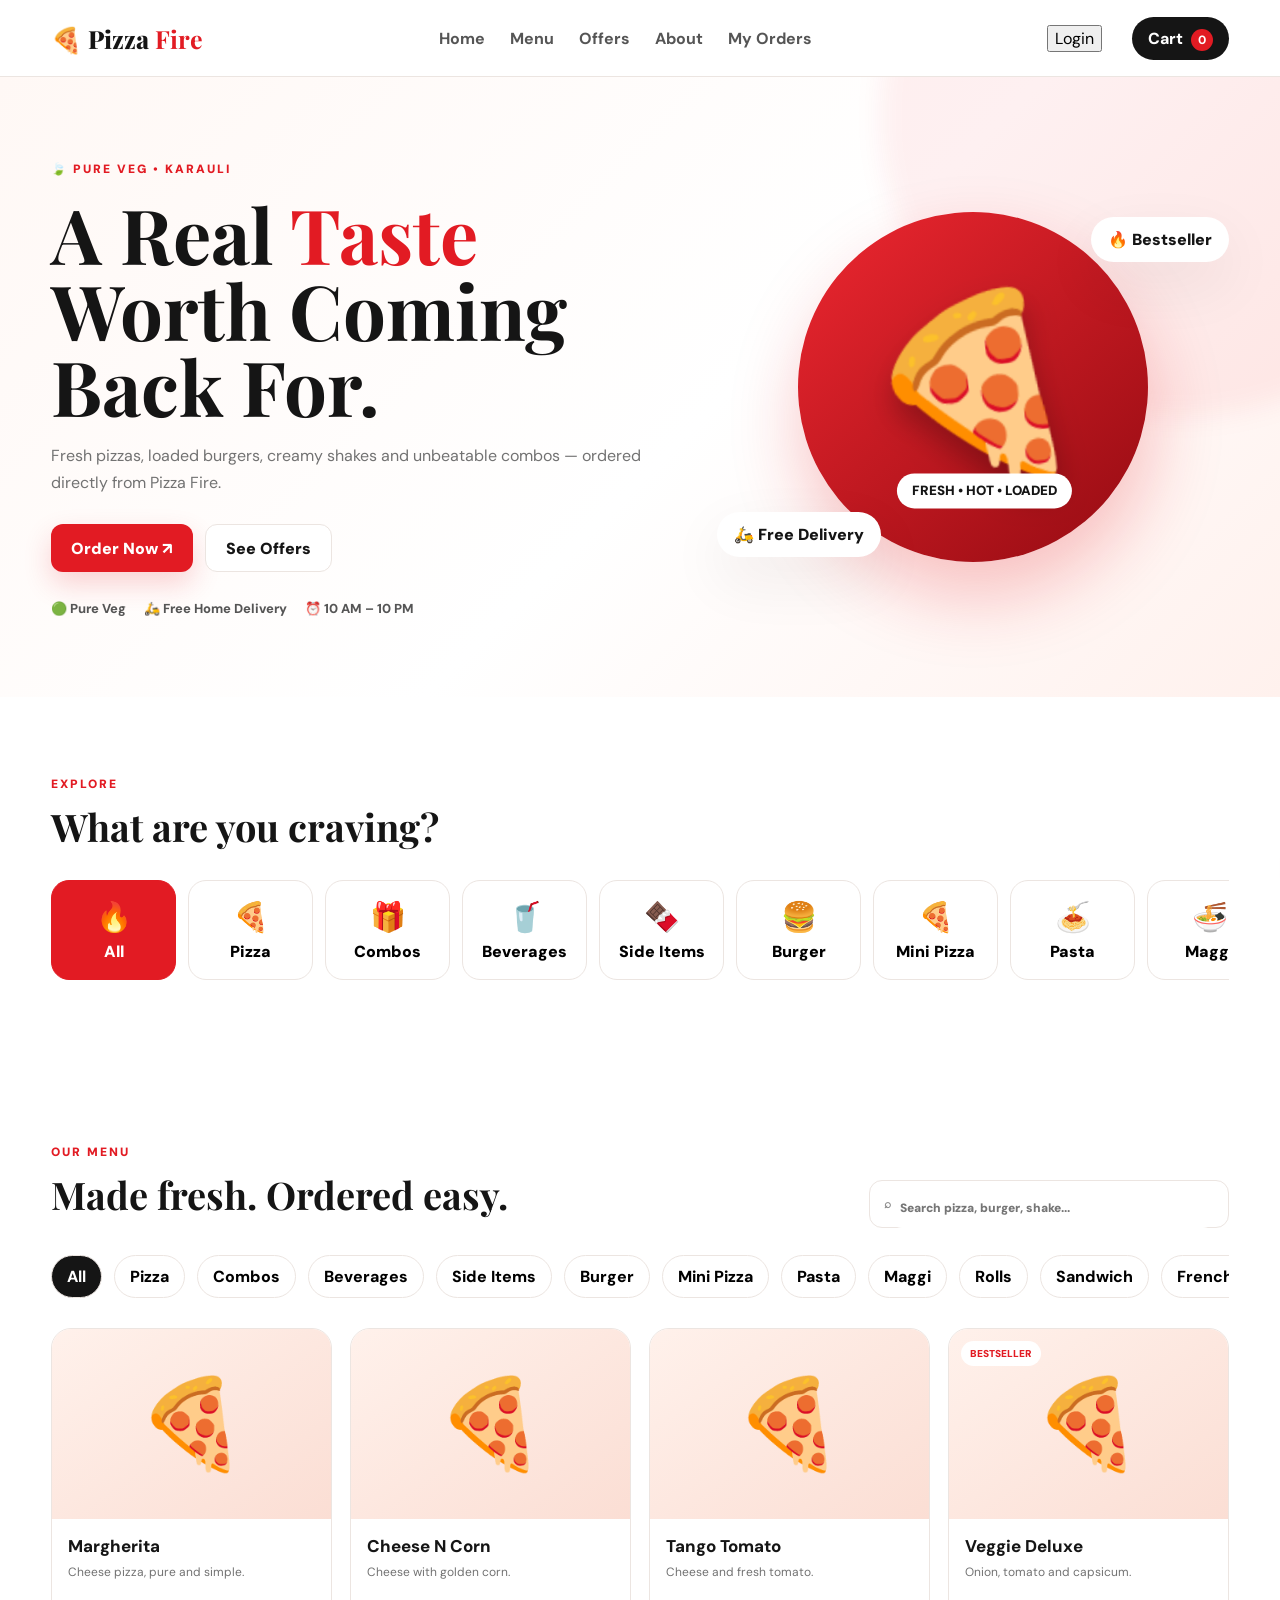
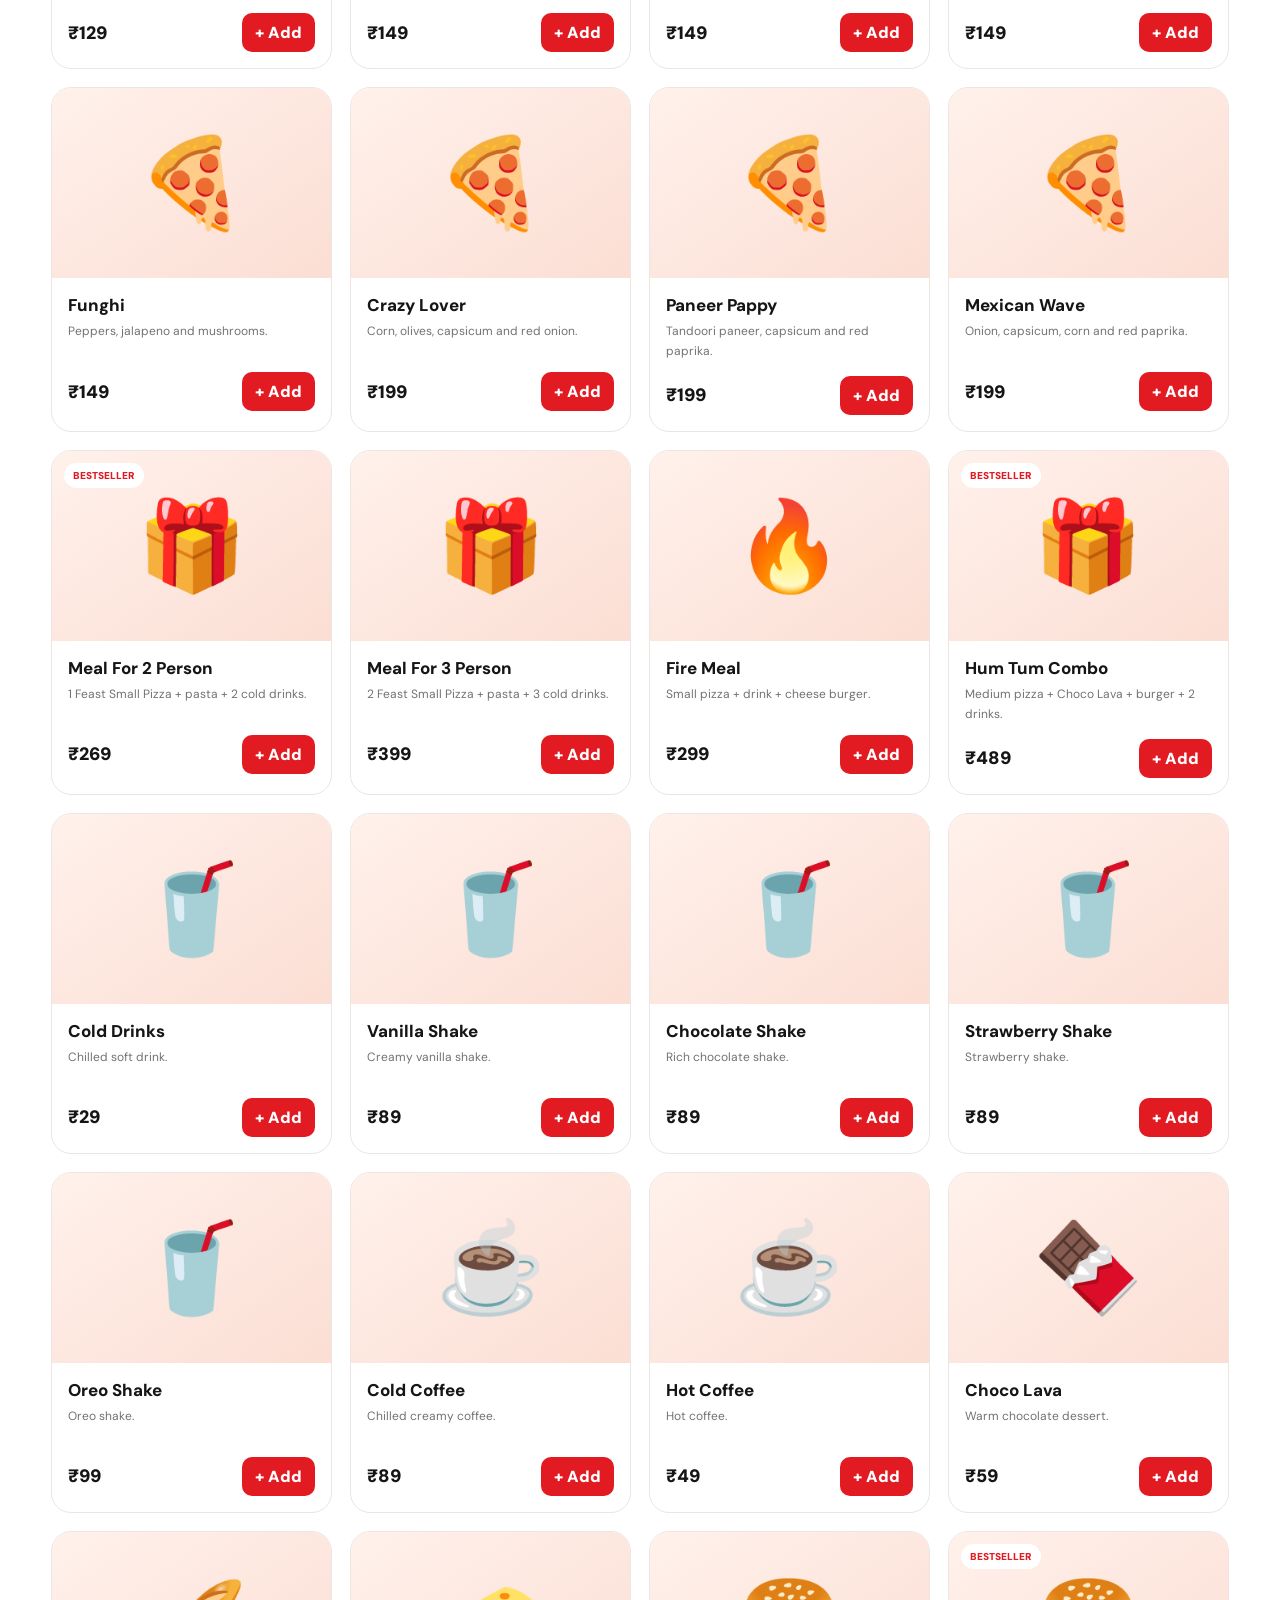
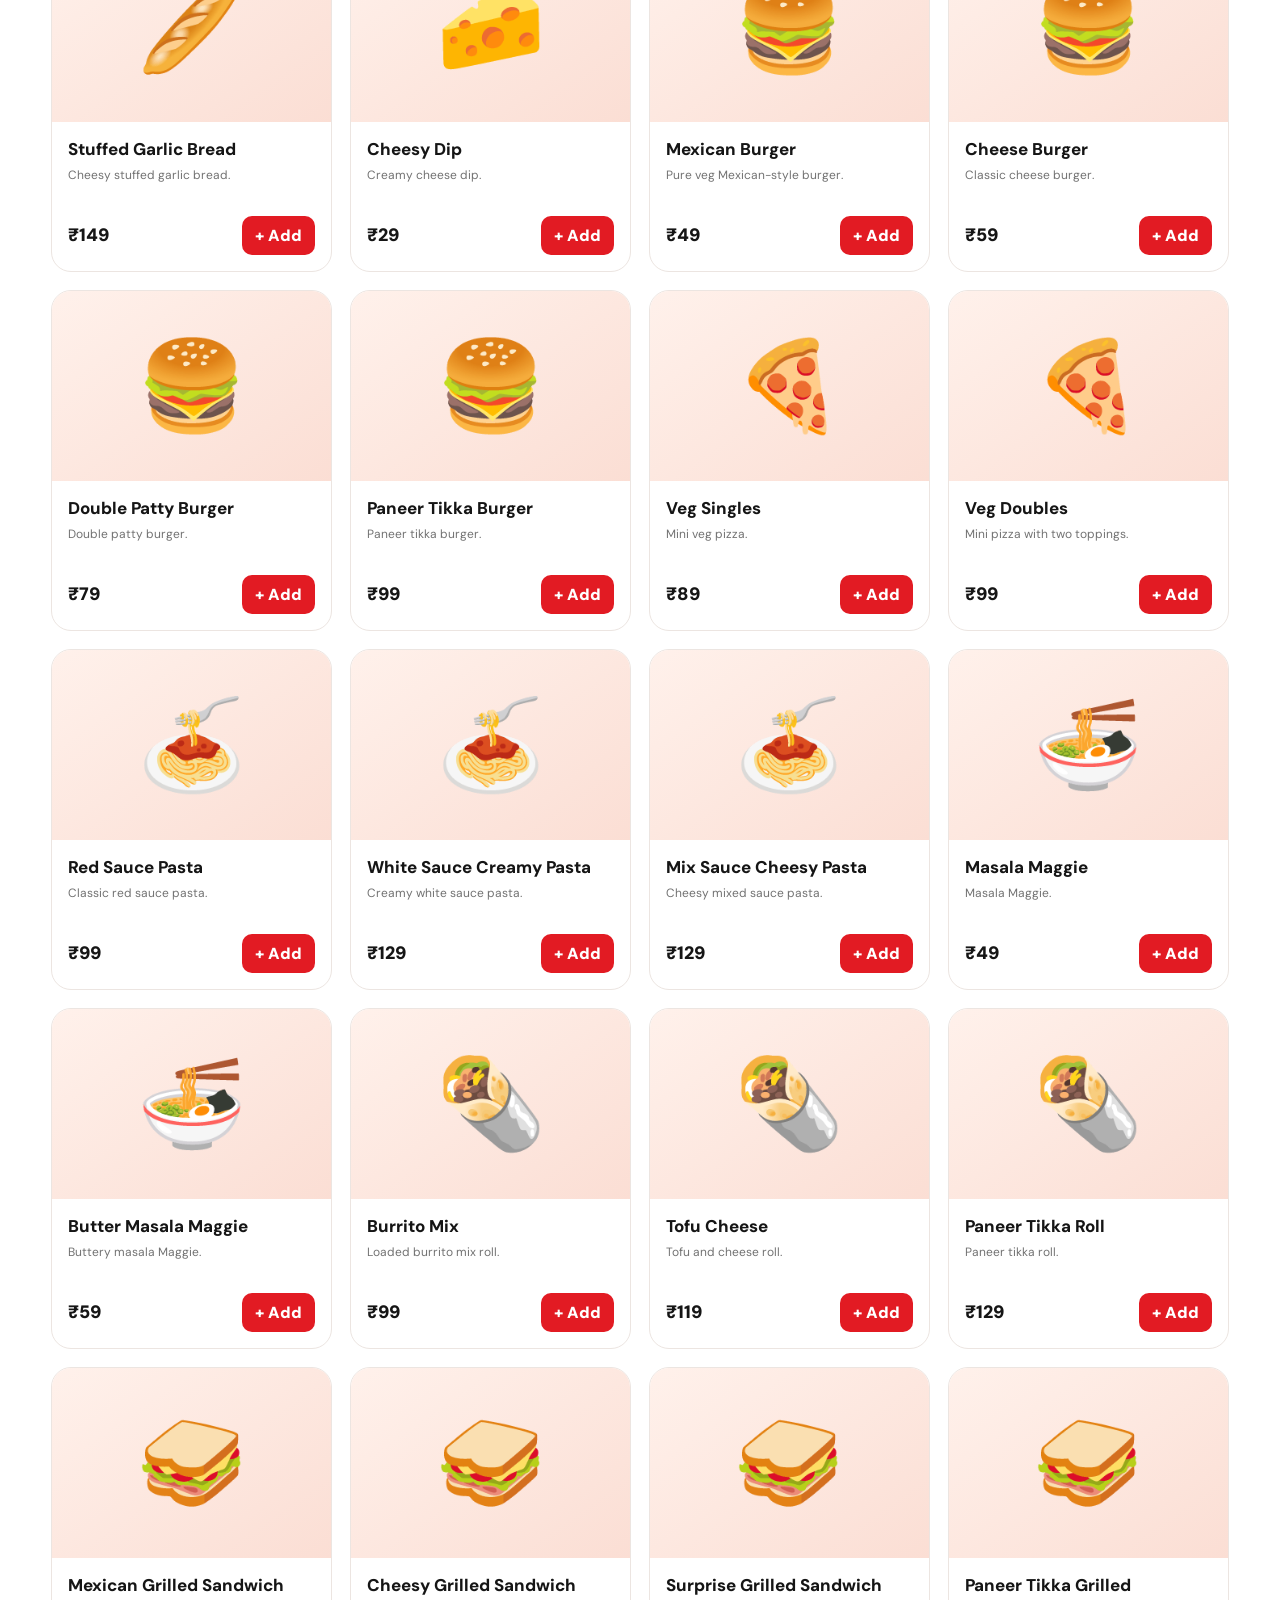
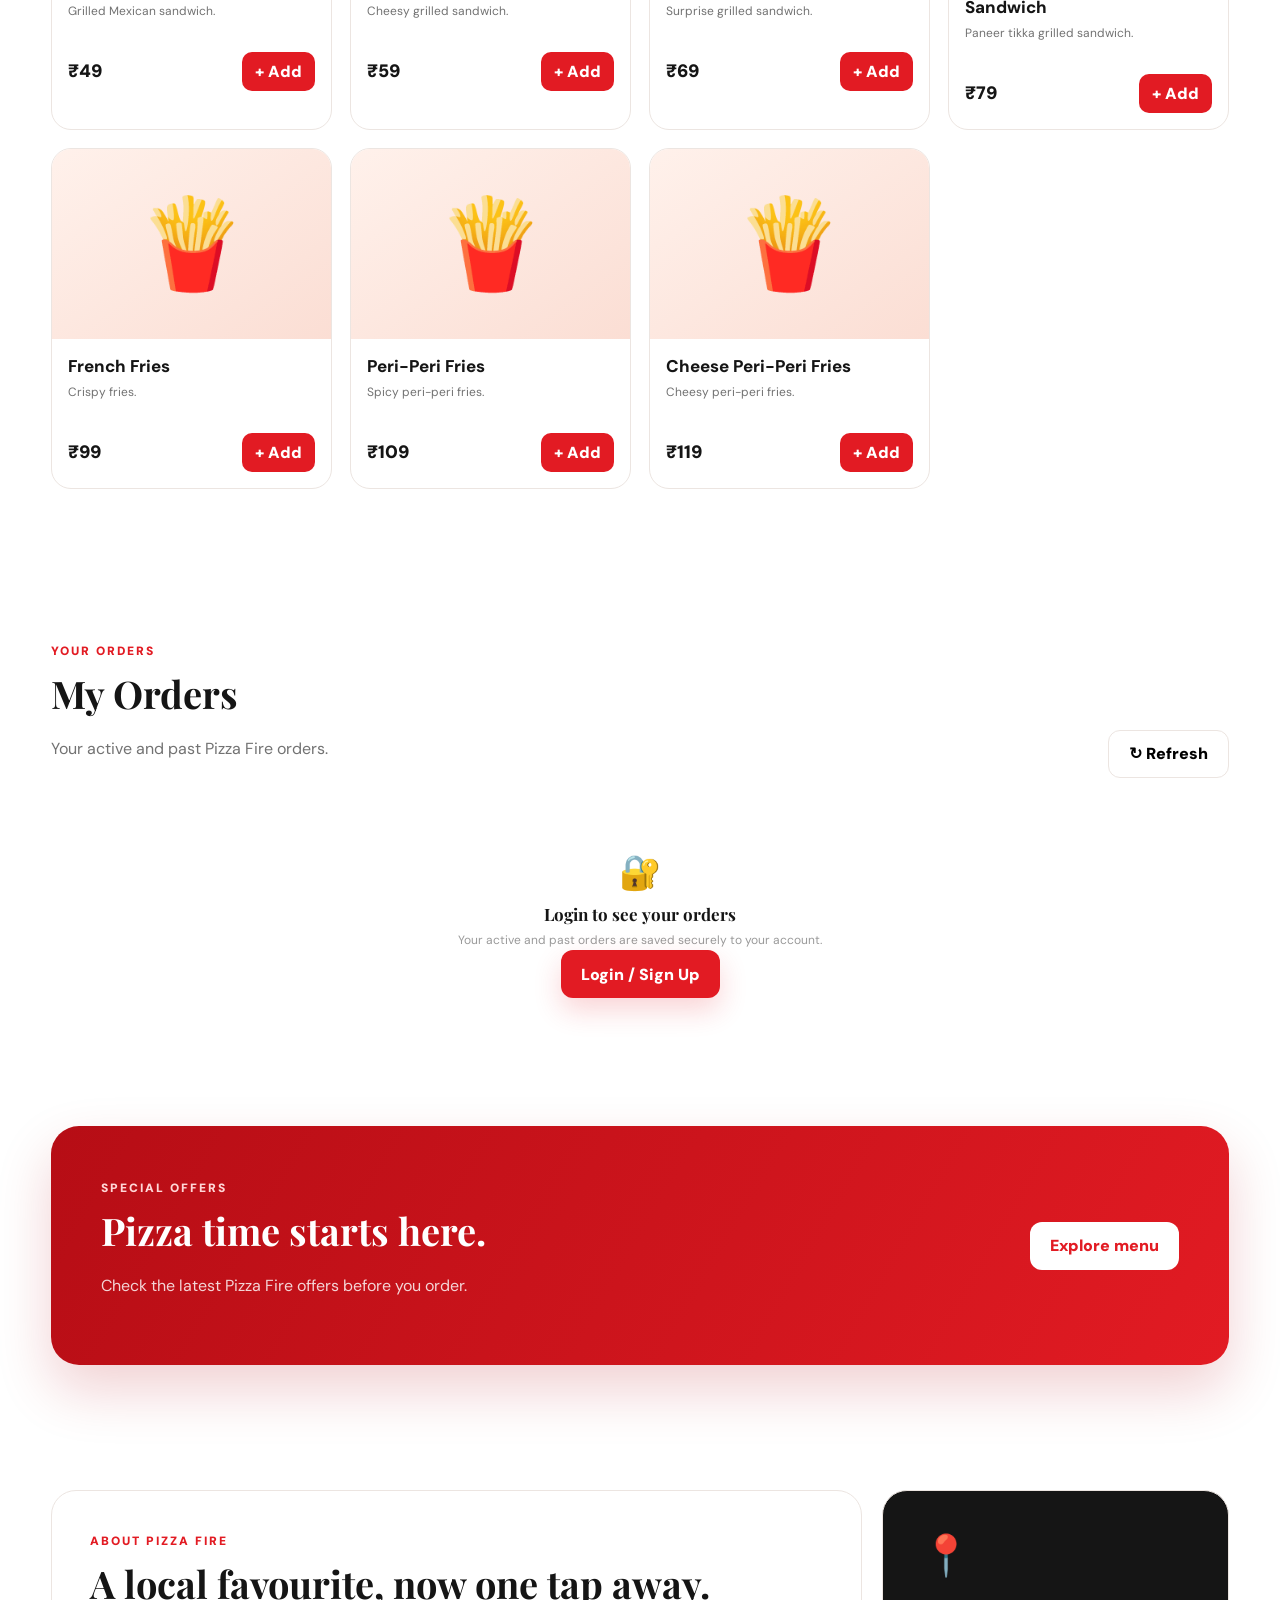
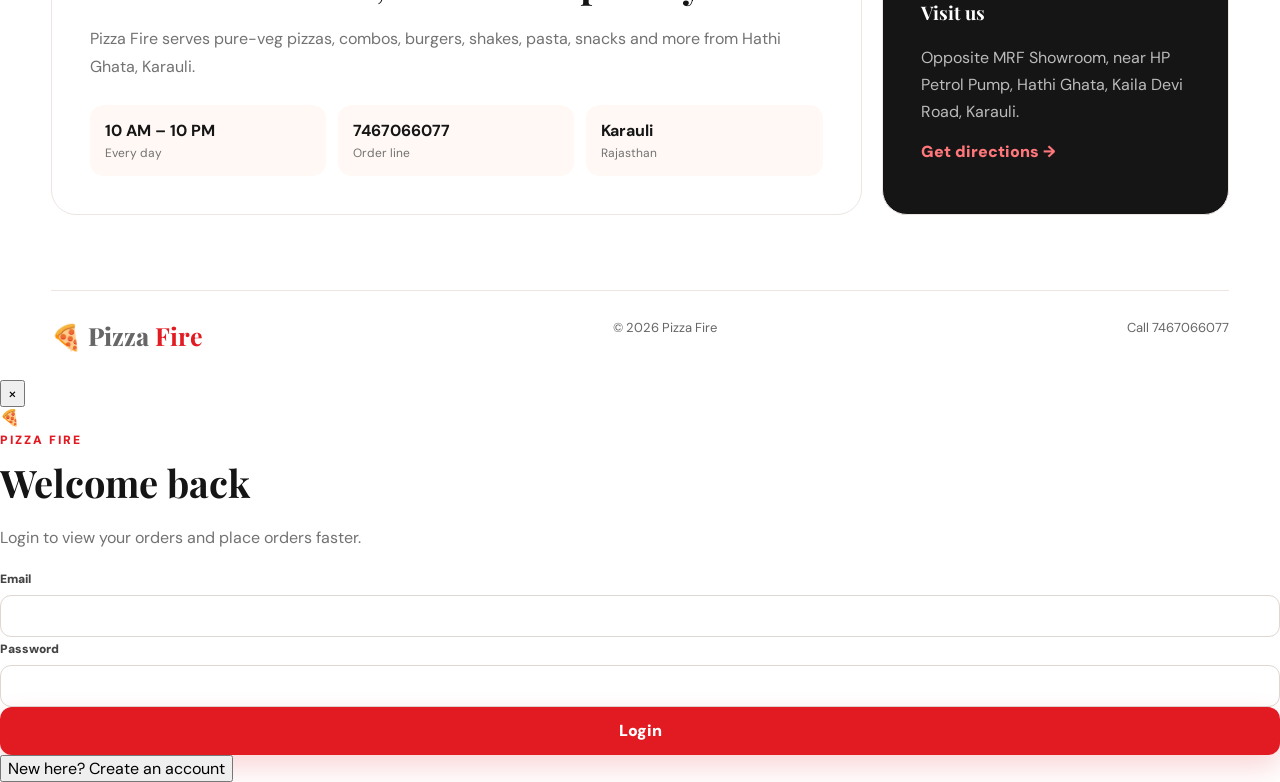
<file: frontend/index.html>
<!doctype html>
<html lang="en">
<head>
<meta charset="utf-8"><meta name="viewport" content="width=device-width,initial-scale=1">
<meta name="description" content="Pizza Fire Karauli — fresh pure veg pizzas, burgers, combos, shakes and more.">
<title>Pizza Fire — A Real Taste</title>
<link rel="preconnect" href="https://fonts.googleapis.com"><link rel="preconnect" href="https://fonts.gstatic.com" crossorigin>
<link href="https://fonts.googleapis.com/css2?family=DM+Sans:wght@400;500;600;700;800&family=Playfair+Display:wght@600;700;800&display=swap" rel="stylesheet">
<link rel="stylesheet" href="style.css">
</head>
<body>
<div id="toast" class="toast"></div>
<header class="topbar"><div class="container nav">
<a class="brand" href="#home"><span>🍕</span> Pizza <b>Fire</b></a>
<nav><a href="#home">Home</a><a href="#menu">Menu</a><a href="#offers">Offers</a><a href="#about">About</a><a href="#my-orders">My Orders</a></nav><button class="account-btn" id="accountBtn">Login</button>
<button class="cart-btn" id="openCart">Cart <span id="cartCount">0</span></button><button class="menu-toggle" id="menuToggle">☰</button>
</div></header>

<main>
<section class="hero" id="home"><div class="hero-orb"></div><div class="container hero-grid">
<div><span class="eyebrow">🍃 PURE VEG • KARAULI</span>
<h1>A Real <span>Taste</span><br>Worth Coming Back For.</h1>
<p>Fresh pizzas, loaded burgers, creamy shakes and unbeatable combos — ordered directly from Pizza Fire.</p>
<div class="hero-actions"><a class="btn primary" href="#menu">Order Now ↗</a><a class="btn ghost" href="#offers">See Offers</a></div>
<div class="trust"><span>🟢 Pure Veg</span><span>🛵 Free Home Delivery</span><span>⏰ 10 AM – 10 PM</span></div></div>
<div class="hero-visual"><div class="pizza-orb"><span>🍕</span><small>FRESH • HOT • LOADED</small></div><div class="float one">🔥 Bestseller</div><div class="float two">🛵 Free Delivery</div></div>
</div></section>

<section class="container section categories"><div class="section-title"><span class="eyebrow">EXPLORE</span><h2>What are you craving?</h2></div><div class="cat-row" id="categoryRow"></div></section>

<section class="container section" id="menu">
<div class="section-head"><div><span class="eyebrow">OUR MENU</span><h2>Made fresh. Ordered easy.</h2></div>
<label class="search">⌕<input id="search" placeholder="Search pizza, burger, shake..."></label></div>
<div class="tabs" id="categoryTabs"></div><div class="grid" id="productGrid"></div>
</section>

<section class="container section my-orders" id="my-orders">
<div class="section-head"><div><span class="eyebrow">YOUR ORDERS</span><h2>My Orders</h2><p class="muted">Your active and past Pizza Fire orders.</p></div><button class="btn ghost" id="refreshMyOrders" type="button">↻ Refresh</button></div>
<div id="myOrdersList" class="my-orders-list"><div class="my-orders-empty"><div>🍕</div><h3>Your orders will appear here</h3><p>Place an order and it will automatically show up here.</p><a class="btn primary" href="#menu">Order Now</a></div></div>
</section>

<section class="container offer" id="offers"><div><span class="eyebrow">SPECIAL OFFERS</span><h2>Pizza time starts here.</h2><p>Check the latest Pizza Fire offers before you order.</p></div><a class="btn light" href="#menu">Explore menu</a></section>

<section class="container section about" id="about">
<div class="about-card"><span class="eyebrow">ABOUT PIZZA FIRE</span><h2>A local favourite, now one tap away.</h2>
<p>Pizza Fire serves pure-veg pizzas, combos, burgers, shakes, pasta, snacks and more from Hathi Ghata, Karauli.</p>
<div class="info"><div><b>10 AM – 10 PM</b><span>Every day</span></div><div><b>7467066077</b><span>Order line</span></div><div><b>Karauli</b><span>Rajasthan</span></div></div></div>
<div class="map-card"><div class="map-pin">📍</div><h3>Visit us</h3><p>Opposite MRF Showroom, near HP Petrol Pump, Hathi Ghata, Kaila Devi Road, Karauli.</p>
<a target="_blank" rel="noopener" href="https://www.google.com/maps/search/?api=1&query=Pizza%20Fire%20Hathi%20Ghata%20Karauli" class="text-link">Get directions →</a></div>
</section>


</main>

<footer><div class="container footer"><span class="brand">🍕 Pizza <b>Fire</b></span><span>© <span id="year"></span> Pizza Fire</span><a href="tel:7467066077">Call 7467066077</a></div></footer>

<div class="backdrop" id="cartBackdrop"></div><aside class="drawer" id="cartDrawer">
<div class="drawer-head"><div><span class="eyebrow">YOUR ORDER</span><h3>Cart</h3></div><button class="close" id="closeCart">×</button></div>
<div id="cartItems" class="cart-items"></div><div class="summary"><div><span>Subtotal</span><b id="subtotal">₹0</b></div><div><span>Delivery</span><b>FREE</b></div><div class="grand"><span>Total</span><b id="total">₹0</b></div><button class="btn primary full" id="checkoutBtn">Proceed to Checkout →</button></div>
</aside>

<div class="modal-bg" id="itemModal"><div class="modal item-modal"><button class="close modal-x" data-close="itemModal">×</button><div id="itemBody"></div></div></div>
<div class="modal-bg" id="checkoutModal"><div class="modal checkout"><button class="close modal-x" data-close="checkoutModal">×</button>
<span class="eyebrow">CHECKOUT</span><h2>Almost there.</h2><p class="muted">Enter your details. Your order will also be prepared for WhatsApp.</p>
<form id="checkoutForm"><div class="form-grid">
<label>Name*<input name="name" required maxlength="80"></label><label>Mobile*<input name="phone" required pattern="[0-9]{10}" inputmode="numeric" maxlength="10"></label>
<label>House / Shop No.<input name="house" maxlength="80"></label><label>Area*<input name="area" required maxlength="100"></label><label>Landmark<input name="landmark" maxlength="100"></label>
</div>
<div class="choice-grid"><label class="choice"><input type="radio" name="fulfilment" value="delivery" checked> 🛵 Home Delivery</label><label class="choice"><input type="radio" name="fulfilment" value="pickup"> 🏪 Pickup</label></div>
<div class="choice-grid"><label class="choice"><input type="radio" name="payment" value="cod" checked> 💵 Cash on Delivery</label><label class="choice"><input type="radio" name="payment" value="upi"> 📲 UPI</label></div>
<div id="upiNotice" class="notice hidden">UPI selected. Replace <b>UPI_ID_HERE</b> in <code>app.js</code> with the cafe's real business UPI ID before production.</div>
<label>Order note<textarea name="note" maxlength="250" placeholder="Optional: less spicy, landmark, etc."></textarea></label>
<button class="btn primary full" type="submit">Place Order ↗</button></form></div></div>

<div class="modal-bg" id="successModal"><div class="modal success"><div class="success-icon">✓</div><span class="eyebrow">ORDER CREATED</span><h2>You're all set! 🎉</h2><p id="successText"></p><div id="successSummary" class="success-box"></div><a id="trackThisOrder" class="btn primary full hidden" href="#my-orders">Track This Order →</a><a id="waLink" class="btn secondary full" target="_blank" rel="noopener">Send order on WhatsApp ↗</a><button class="btn ghost full" data-close="successModal">Done</button></div></div>

<div class="pf-auth-bg" id="pfAuthModal"><div class="pf-auth-card"><button class="pf-auth-close" id="pfAuthClose">×</button><div class="pf-auth-brand">🍕</div><span class="eyebrow">PIZZA FIRE</span><h2 id="pfAuthTitle">Welcome back</h2><p id="pfAuthSubtitle">Login to view your orders and place orders faster.</p><form id="pfAuthForm"><div id="pfRegisterFields" class="hidden"><label>Full Name<input id="pfAuthName" maxlength="80" autocomplete="name"></label><label>Mobile Number<input id="pfAuthPhone" inputmode="numeric" maxlength="10" autocomplete="tel"></label></div><label>Email<input id="pfAuthEmail" type="email" required autocomplete="email"></label><label>Password<input id="pfAuthPassword" type="password" required minlength="6" autocomplete="current-password"></label><button class="btn primary full" type="submit" id="pfAuthSubmit">Login</button></form><button class="pf-auth-switch" id="pfAuthSwitch" type="button">New here? Create an account</button><div id="pfAuthMessage" class="pf-auth-message"></div></div></div>
<script src="app.js"></script>

</body></html>
</file>
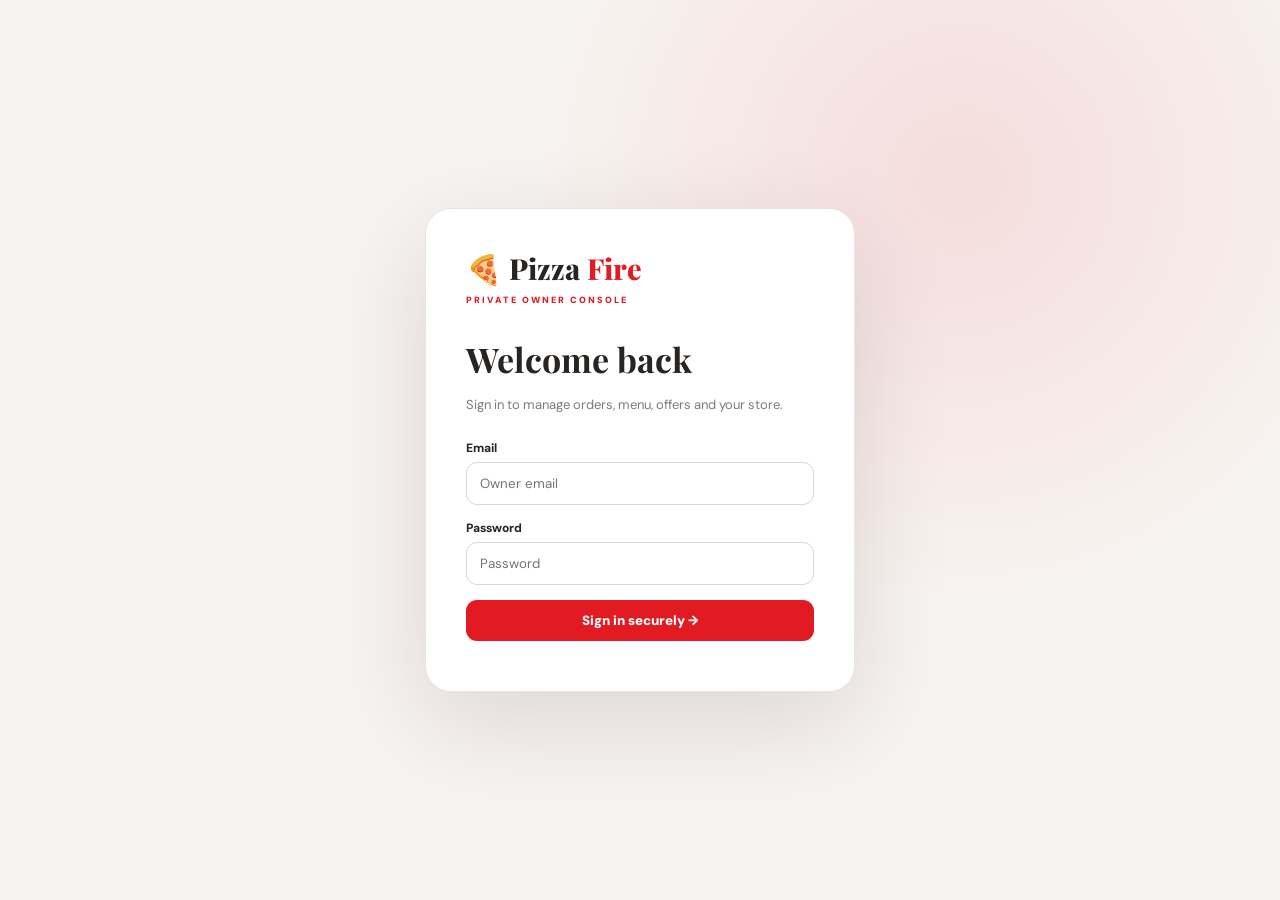
<file: frontend/admin.html>
<!DOCTYPE html>
<html lang="en">
<head>
    <meta charset="UTF-8">
    <meta name="viewport" content="width=device-width, initial-scale=1.0">

    <title>Pizza Fire — Owner Dashboard</title>

    <link rel="preconnect" href="https://fonts.googleapis.com">
    <link rel="preconnect" href="https://fonts.gstatic.com" crossorigin>

    <link
        href="https://fonts.googleapis.com/css2?family=DM+Sans:wght@400;500;600;700;800&family=Playfair+Display:wght@700;800&display=swap"
        rel="stylesheet"
    >

    <link rel="stylesheet" href="admin.css">
</head>

<body>

<!-- =====================================================
     LOGIN
===================================================== -->

<div id="loginScreen" class="login-screen">

    <div class="login-card">

        <div class="login-logo">
            🍕 Pizza <span>Fire</span>
        </div>

        <p class="login-label">
            PRIVATE OWNER CONSOLE
        </p>

        <h1>Welcome back</h1>

        <p class="login-description">
            Sign in to manage orders, menu, offers and your store.
        </p>

        <form id="loginForm">

            <div class="input-group">
                <label>Email</label>

                <input
                    id="email"
                    type="email"
                    placeholder="Owner email"
                    autocomplete="username"
                    required
                >
            </div>

            <div class="input-group">
                <label>Password</label>

                <input
                    id="password"
                    type="password"
                    placeholder="Password"
                    autocomplete="current-password"
                    required
                >
            </div>

            <button class="btn primary full" type="submit">
                Sign in securely →
            </button>

            <div id="loginError" class="error"></div>

        </form>

    </div>

</div>


<!-- =====================================================
     APPLICATION
===================================================== -->

<div id="application" class="application hidden">

    <!-- SIDEBAR -->

    <aside class="sidebar">

        <div class="brand">

            <div class="brand-main">
                🍕 Pizza <span>Fire</span>
            </div>

            <small>OWNER CONSOLE</small>

        </div>


        <div class="owner-card">

            <div class="owner-avatar">
                PF
            </div>

            <div>
                <strong>Pizza Fire</strong>
                <span>Administrator</span>
            </div>

        </div>


        <nav class="navigation">

            <button
                class="nav-item active"
                data-page="dashboard"
            >
                <span>⌂</span>
                Dashboard
            </button>

            <button
                class="nav-item"
                data-page="orders"
            >
                <span>▣</span>
                Orders
                <b id="newOrderBadge">0</b>
            </button>

            <button
                class="nav-item"
                data-page="menu"
            >
                <span>🍕</span>
                Menu
            </button>

            <button
                class="nav-item"
                data-page="offers"
            >
                <span>🎁</span>
                Offers
            </button>

            <button
                class="nav-item"
                data-page="customers"
            >
                <span>♙</span>
                Customers
            </button>

            <button
                class="nav-item"
                data-page="analytics"
            >
                <span>↗</span>
                Analytics
            </button>

            <button
                class="nav-item"
                data-page="settings"
            >
                <span>⚙</span>
                Settings
            </button>

        </nav>


        <div class="sidebar-bottom">

            <div class="store-status">
                <i></i>

                <div>
                    <span>Store status</span>
                    <strong>OPEN</strong>
                </div>
            </div>

            <button id="logoutButton" class="logout-button">
                ↪ Logout
            </button>

        </div>

    </aside>


    <!-- MAIN -->

    <main class="main">

        <header class="topbar">

            <div>

                <div class="breadcrumb">
                    PIZZA FIRE
                    /
                    <span id="breadcrumbPage">
                        DASHBOARD
                    </span>
                </div>

                <h2 id="pageTitle">
                    Dashboard
                </h2>

            </div>


            <div class="topbar-actions">

                <button
                    id="refreshButton"
                    class="icon-button"
                    title="Refresh"
                >
                    ↻
                </button>

                <a
                    class="view-store"
                    href="http://127.0.0.1:5500"
                    target="_blank"
                >
                    ↗ View Store
                </a>

            </div>

        </header>


        <!-- PAGE CONTENT -->

        <section id="pageContent"></section>

    </main>

</div>


<!-- =====================================================
     ITEM DRAWER
===================================================== -->

<div id="itemDrawerOverlay" class="drawer-overlay">

    <aside class="drawer">

        <div class="drawer-header">

            <div>

                <small>MENU MANAGEMENT</small>

                <h2 id="drawerTitle">
                    Add item
                </h2>

            </div>

            <button
                class="close-button"
                id="closeItemDrawer"
            >
                ×
            </button>

        </div>


        <form id="itemForm">

            <input
                id="itemId"
                type="hidden"
            >


            <div class="input-group">

                <label>Item name *</label>

                <input
                    id="itemName"
                    type="text"
                    placeholder="e.g. Paneer Tikka Pizza"
                    required
                >

            </div>


            <div class="two-column">

                <div class="input-group">

                    <label>Category *</label>

                    <select id="itemCategory">

                        <option>Pizza</option>
                        <option>Mini Pizza</option>
                        <option>Combos</option>
                        <option>Beverages</option>
                        <option>Side Items</option>
                        <option>Burger</option>
                        <option>Pasta</option>
                        <option>Maggi</option>
                        <option>Rolls</option>
                        <option>Sandwich</option>
                        <option>French Fries</option>

                    </select>

                </div>


                <div class="input-group">

                    <label>Price *</label>

                    <input
                        id="itemPrice"
                        type="number"
                        min="0"
                        placeholder="199"
                        required
                    >

                </div>

            </div>


            <div class="two-column">

                <div class="input-group">

                    <label>Icon / Emoji</label>

                    <input
                        id="itemEmoji"
                        value="🍕"
                    >

                </div>


                <div class="input-group">

                    <label>Availability</label>

                    <select id="itemAvailability">

                        <option value="1">
                            Available
                        </option>

                        <option value="0">
                            Hidden
                        </option>

                    </select>

                </div>

            </div>


            <div class="input-group">

                <label>Description</label>

                <textarea
                    id="itemDescription"
                    placeholder="Short description shown to customers..."
                ></textarea>

            </div>


            <label class="toggle-row">

                <input
                    id="itemCustomization"
                    type="checkbox"
                >

                <span>
                    Enable pizza customization
                </span>

            </label>


            <label class="toggle-row">

                <input
                    id="itemBestseller"
                    type="checkbox"
                >

                <span>
                    Mark as bestseller
                </span>

            </label>


            <div class="drawer-footer">

                <button
                    type="button"
                    class="btn secondary"
                    id="cancelItem"
                >
                    Cancel
                </button>

                <button
                    type="submit"
                    class="btn primary"
                >
                    Save item
                </button>

            </div>

        </form>

    </aside>

</div>


<!-- =====================================================
     ORDER DRAWER
===================================================== -->

<div id="orderDrawerOverlay" class="drawer-overlay">

    <aside class="drawer order-drawer">

        <div class="drawer-header">

            <div>

                <small>ORDER DETAILS</small>

                <h2 id="orderDrawerTitle">
                    Order
                </h2>

            </div>

            <button
                class="close-button"
                id="closeOrderDrawer"
            >
                ×
            </button>

        </div>

        <div id="orderDetails"></div>

    </aside>

</div>


<!-- =====================================================
     TOAST
===================================================== -->

<div id="toast" class="toast"></div>


<script src="admin.js"></script>

</body>
</html>
</file>
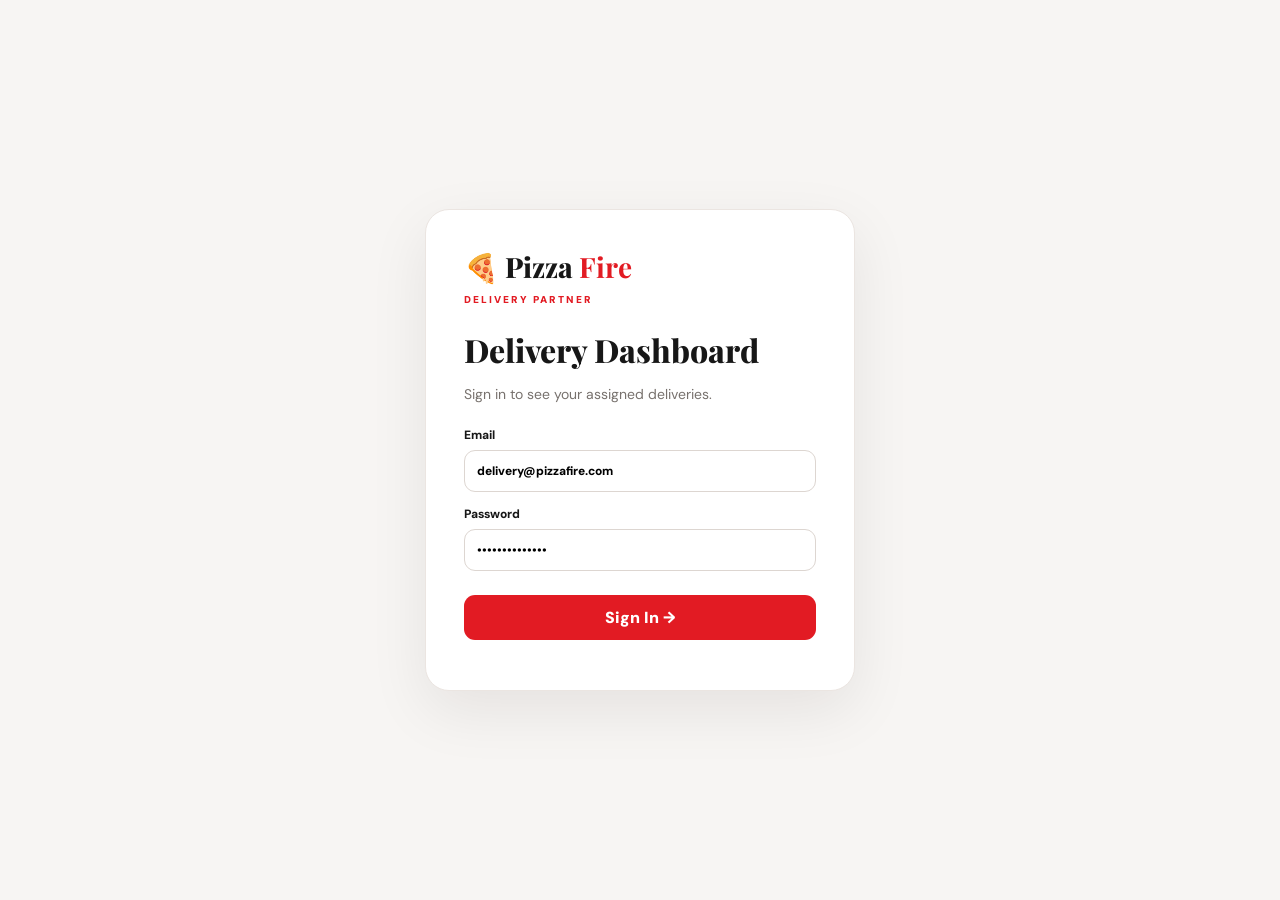
<file: frontend/delivery.html>
<!doctype html>
<html lang="en">
<head>
<meta charset="utf-8"><meta name="viewport" content="width=device-width,initial-scale=1">
<title>Pizza Fire — Delivery</title>
<link rel="preconnect" href="https://fonts.googleapis.com"><link rel="preconnect" href="https://fonts.gstatic.com" crossorigin>
<link href="https://fonts.googleapis.com/css2?family=DM+Sans:wght@400;500;600;700;800&family=Playfair+Display:wght@700;800&display=swap" rel="stylesheet">
<link rel="stylesheet" href="delivery.css">
</head>
<body>
<div id="login" class="screen"><div class="card login-card"><div class="logo">🍕 Pizza <b>Fire</b></div><span class="eyebrow">DELIVERY PARTNER</span><h1>Delivery Dashboard</h1><p>Sign in to see your assigned deliveries.</p><form id="loginForm"><label>Email<input id="email" type="email" value="delivery@pizzafire.com" required></label><label>Password<input id="password" type="password" value="Delivery@12345" required></label><button class="primary" type="submit">Sign In →</button><div id="loginError" class="error"></div></form></div></div>
<div id="app" class="hidden"><header><div><div class="logo">🍕 Pizza <b>Fire</b></div><span class="eyebrow">DELIVERY DASHBOARD</span></div><div class="head-actions"><strong id="staffName">Delivery</strong><button id="refresh" class="ghost">↻ Refresh</button><button id="logout" class="ghost">Logout</button></div></header>
<main><div class="welcome"><div><span class="eyebrow">TODAY'S DELIVERIES</span><h1>Assigned Orders</h1><p>Pick up the order, reach the customer and mark it delivered.</p></div><div class="count" id="count">0</div></div><div id="orders" class="orders"></div></main></div>
<script src="delivery.js"></script>
</body></html>
</file>
<file: frontend/style.css>
:root{--red:#e21b23;--dark:#151515;--muted:#727272;--line:#ece5e1;--cream:#fff8f5;--white:#fff;--shadow:0 22px 60px #26150f12}*{box-sizing:border-box}html{scroll-behavior:smooth}body{margin:0;font-family:"DM Sans",sans-serif;color:var(--dark);background:#fff}a{text-decoration:none;color:inherit}button,input,textarea{font:inherit}button{cursor:pointer}.container{width:min(1180px,92%);margin:auto}.topbar{position:sticky;top:0;z-index:40;background:#fffffff0;backdrop-filter:blur(18px);border-bottom:1px solid var(--line)}.nav{height:76px;display:flex;align-items:center;gap:30px}.brand{font:800 25px "Playfair Display",serif;white-space:nowrap}.brand b{color:var(--red)}nav{display:flex;gap:25px;margin:auto;color:#555;font-weight:700}nav a:hover{color:var(--red)}.cart-btn{background:var(--dark);color:#fff;border:0;border-radius:999px;padding:11px 16px;font-weight:800}.cart-btn span{background:var(--red);border-radius:50%;padding:3px 7px;margin-left:4px;font-size:12px}.menu-toggle{display:none;background:transparent;border:0;font-size:24px}.hero{position:relative;overflow:hidden;background:linear-gradient(135deg,#fff8f5,#fff 55%,#fff1ed);min-height:620px}.hero-orb{position:absolute;width:600px;height:600px;border-radius:50%;right:-200px;top:-260px;background:#e21b2310;filter:blur(12px)}.hero-grid{min-height:620px;display:grid;grid-template-columns:1.1fr .9fr;align-items:center;gap:40px}.eyebrow{font-size:12px;letter-spacing:2px;font-weight:900;color:var(--red)}h1,h2,h3{font-family:"Playfair Display",serif}h1{font-size:clamp(48px,6vw,76px);line-height:1;margin:18px 0}h1 span{color:var(--red)}h2{font-size:38px;margin:8px 0}p{line-height:1.7;color:var(--muted)}.hero-copy{}.hero-actions{display:flex;gap:12px;margin:28px 0}.btn{display:inline-flex;align-items:center;justify-content:center;min-height:48px;padding:12px 20px;border-radius:12px;font-weight:900;border:0;transition:.2s}.btn:hover{transform:translateY(-2px)}.primary{background:var(--red);color:#fff;box-shadow:0 12px 28px #e21b2330}.ghost{background:#fff;border:1px solid var(--line)}.light{background:#fff;color:var(--red)}.full{width:100%}.trust{display:flex;flex-wrap:wrap;gap:18px;color:#555;font-size:13px;font-weight:800}.hero-visual{height:450px;display:grid;place-items:center;position:relative}.pizza-orb{width:350px;height:350px;border-radius:50%;background:linear-gradient(145deg,#ed2730,#950b12);display:grid;place-items:center;box-shadow:0 35px 70px #e21b2340;transform:rotate(-6deg)}.pizza-orb span{font-size:175px;filter:drop-shadow(0 18px 15px #0004)}.pizza-orb small{position:absolute;bottom:53px;background:#fff;padding:9px 15px;border-radius:999px;font-weight:900;transform:rotate(6deg)}.float{position:absolute;background:#fff;border-radius:999px;padding:12px 17px;font-weight:900;box-shadow:var(--shadow)}.one{top:55px;right:0}.two{bottom:55px;left:0}.section{padding:75px 0}.section-title{margin-bottom:25px}.cat-row,.tabs{display:flex;gap:12px;overflow:auto;padding:3px 0 10px}.cat{min-width:125px;padding:17px;border:1px solid var(--line);background:#fff;border-radius:18px;text-align:center;font-weight:900}.cat span{display:block;font-size:29px;margin-bottom:5px}.cat.active,.cat:hover{background:var(--red);color:#fff;border-color:var(--red)}.section-head{display:flex;justify-content:space-between;align-items:end;gap:25px;margin-bottom:24px}.search{width:min(360px,100%);height:48px;border:1px solid var(--line);border-radius:13px;display:flex;align-items:center;padding:0 14px;color:#888}.search input{border:0;outline:0;width:100%;padding-left:9px}.tab{border:1px solid var(--line);background:#fff;border-radius:999px;padding:10px 15px;font-weight:800;white-space:nowrap}.tab.active{background:var(--dark);color:#fff}.grid{display:grid;grid-template-columns:repeat(4,1fr);gap:18px;margin-top:20px}.product{border:1px solid var(--line);border-radius:20px;overflow:hidden;transition:.25s;background:#fff}.product:hover{transform:translateY(-4px);box-shadow:var(--shadow)}.food{height:190px;background:linear-gradient(145deg,#fff1eb,#fbded4);display:grid;place-items:center;position:relative;font-size:88px}.badge{position:absolute;top:12px;left:12px;background:#fff;color:var(--red);padding:6px 9px;border-radius:999px;font-size:10px;font-weight:900}.body{padding:16px}.body h3{font:800 17px "DM Sans";margin:0 0 5px}.body p{font-size:12px;min-height:37px;margin:0 0 14px}.product-foot{display:flex;align-items:center;justify-content:space-between;gap:8px}.price{font-size:18px;font-weight:900}.add{border:0;background:var(--red);color:#fff;padding:9px 13px;border-radius:10px;font-weight:900}.offer{margin:5px auto 50px;padding:50px;border-radius:28px;background:linear-gradient(120deg,#b60d15,#e21b23);color:#fff;display:flex;justify-content:space-between;align-items:center;gap:20px;box-shadow:0 25px 55px #b60d1530}.offer .eyebrow{color:#ffd6d6}.offer h2{font-size:38px}.offer p{color:#fff;opacity:.82}.about{display:grid;grid-template-columns:1.4fr .6fr;gap:20px}.about-card,.map-card{border:1px solid var(--line);border-radius:25px;padding:38px}.info{display:grid;grid-template-columns:repeat(3,1fr);gap:12px;margin-top:25px}.info div{background:var(--cream);padding:15px;border-radius:14px}.info b,.info span{display:block}.info span{color:var(--muted);font-size:12px;margin-top:4px}.map-card{background:var(--dark);color:#fff}.map-card p{color:#bbb}.map-pin{font-size:40px}.text-link{color:#ff777b;font-weight:900}.footer{border-top:1px solid var(--line);padding:28px 0;display:flex;justify-content:space-between;gap:15px;color:#666;font-size:13px}.backdrop,.modal-bg{position:fixed;inset:0;background:#0007;z-index:80;opacity:0;pointer-events:none;transition:.25s}.backdrop.show,.modal-bg.show{opacity:1;pointer-events:auto}.drawer{position:fixed;z-index:90;right:0;top:0;height:100%;width:min(440px,100%);background:#fff;transform:translateX(100%);transition:.3s;display:flex;flex-direction:column}.drawer.show{transform:translateX(0)}.drawer-head{padding:25px;border-bottom:1px solid var(--line);display:flex;justify-content:space-between}.drawer-head h3{margin:3px 0;font-size:29px}.close{border:0;background:#f3f0ee;width:38px;height:38px;border-radius:50%;font-size:24px}.cart-items{flex:1;overflow:auto;padding:20px}.cart-row{display:grid;grid-template-columns:58px 1fr auto;gap:11px;align-items:center;border-bottom:1px solid var(--line);padding:13px 0}.mini{height:58px;border-radius:12px;background:#fff0ea;display:grid;place-items:center;font-size:30px}.cart-row h4{margin:0 0 3px}.cart-row small{color:#888}.qty{display:flex;align-items:center;gap:8px;margin-top:7px}.qty button{border:0;background:#eee;border-radius:7px;width:25px;height:25px}.summary{padding:20px 25px;border-top:1px solid var(--line)}.summary>div{display:flex;justify-content:space-between;padding:7px 0}.summary .grand{font-size:20px;border-top:1px solid var(--line);margin-top:7px;padding-top:15px}.summary .btn{margin-top:12px}.modal-bg{display:grid;place-items:center}.modal{background:#fff;border-radius:24px;max-height:90vh;overflow:auto;position:relative;box-shadow:0 25px 80px #0004}.item-modal{width:min(680px,92%);padding:30px}.modal-x{position:absolute;right:17px;top:17px}.item-layout{display:grid;grid-template-columns:.8fr 1.2fr;gap:25px}.item-photo{min-height:290px;border-radius:20px;background:#fff0ea;display:grid;place-items:center;font-size:130px}.option-title{font-weight:900;margin:18px 0 9px}.options{display:flex;flex-wrap:wrap;gap:8px}.option{border:1px solid var(--line);background:#fff;border-radius:10px;padding:9px 12px}.option.selected{border-color:var(--red);background:#fff0f0;color:var(--red);font-weight:900}.checkout{width:min(760px,92%);padding:34px}.checkout h2{margin-bottom:3px}.muted{color:var(--muted)}.form-grid{display:grid;grid-template-columns:1fr 1fr;gap:14px}.form-grid label.wide{grid-column:1/-1}label{font-size:12px;font-weight:900;color:#444}input,textarea{display:block;width:100%;margin-top:7px;border:1px solid #ded7d2;border-radius:11px;padding:12px;outline:0}textarea{min-height:80px;resize:vertical}.choice-grid{display:grid;grid-template-columns:1fr 1fr;gap:10px;margin:17px 0}.choice{border:1px solid var(--line);border-radius:12px;padding:14px}.choice input{display:inline;width:auto;margin:0 7px 0 0}.notice{padding:13px;background:#fff8e5;border:1px solid #efdda9;border-radius:11px;margin:10px 0}.hidden{display:none}.success{width:min(440px,92%);padding:38px;text-align:center}.success-icon{width:65px;height:65px;margin:0 auto 17px;border-radius:50%;display:grid;place-items:center;background:#e9f8ed;color:#17974c;font-size:31px}.success-box{text-align:left;background:#faf6f3;padding:15px;border-radius:14px;margin:18px 0;line-height:1.7}.success .btn{margin-top:9px}.toast{position:fixed;z-index:120;bottom:25px;left:50%;transform:translate(-50%,20px);opacity:0;background:#171717;color:#fff;padding:12px 18px;border-radius:999px;transition:.25s;font-weight:700}.toast.show{opacity:1;transform:translate(-50%,0)}@media(max-width:900px){nav{display:none}.menu-toggle{display:block}.nav{gap:12px}.cart-btn{margin-left:auto}.hero-grid{grid-template-columns:1fr;padding:60px 0}.hero-visual{height:350px}.grid{grid-template-columns:repeat(2,1fr)}.about{grid-template-columns:1fr}}@media(max-width:600px){h2,.offer h2{font-size:30px}.section-head{align-items:stretch;flex-direction:column}.grid{gap:10px}.food{height:145px;font-size:65px}.body{padding:12px}.body p{min-height:auto}.item-layout,.form-grid,.choice-grid{grid-template-columns:1fr}.item-photo{min-height:220px}.info{grid-template-columns:1fr}.offer{display:block;padding:32px}.offer .btn{margin-top:15px}.footer{flex-direction:column}.hero-visual{height:280px}.pizza-orb{width:235px;height:235px}.pizza-orb span{font-size:115px}.float{font-size:11px;padding:9px 12px}.one{right:0}.two{left:0}.pizza-orb small{bottom:35px;font-size:9px}}
/* ================= MY ORDERS ================= */
.my-orders{scroll-margin-top:90px}.my-orders-login{display:flex;align-items:center;justify-content:space-between;gap:20px;padding:20px;background:#fff;border:1px solid var(--border);border-radius:18px;margin-bottom:18px}.my-orders-login strong{display:block;font-size:15px}.my-orders-login span{display:block;color:#888;font-size:12px;margin-top:4px}.my-orders-phone{display:flex;gap:8px;width:min(430px,100%)}.my-orders-phone input{margin:0}.my-orders-list{display:grid;gap:14px}.my-orders-empty{text-align:center;padding:48px 20px;background:#fff;border:1px dashed var(--border);border-radius:18px}.my-orders-empty>div{font-size:34px;margin-bottom:8px}.my-orders-empty h3{margin:0 0 5px;font-size:17px}.my-orders-empty p{margin:0;color:#999;font-size:12px}.my-order-card,.tracking-card{background:#fff;border:1px solid var(--border);border-radius:18px;padding:20px;box-shadow:0 8px 30px rgba(30,20,10,.04)}.my-order-top,.my-order-bottom,.tracking-head,.tracking-total{display:flex;align-items:center;justify-content:space-between;gap:15px}.my-order-top h3,.tracking-head h3{margin:3px 0;font-size:17px}.my-order-date{color:#999;font-size:10px}.my-order-status{padding:7px 11px;border-radius:999px;background:#fff5e5;color:#a56600;font-size:10px;font-weight:900;text-transform:uppercase}.my-order-status.done{background:#edf9f1;color:#199b50}.my-order-status.rejected{background:#fff0f0;color:var(--red)}.my-order-items{margin:16px 0;padding:12px 0;border-top:1px solid var(--border);border-bottom:1px solid var(--border)}.my-order-item{display:flex;justify-content:space-between;padding:5px 0;font-size:12px}.my-order-bottom>div{display:grid;gap:3px}.my-order-bottom>div span{color:#888;font-size:11px}.my-order-bottom>div strong{font-size:17px}.delivered-label{color:#199b50;font-size:11px;font-weight:900}.tracking-card{border-top:3px solid var(--red)}.tracking-status{display:flex;align-items:center;gap:12px;margin:25px 0;padding:17px;border-radius:14px;background:#faf7f5}.tracking-dot{width:12px;height:12px;border-radius:50%;background:var(--red);box-shadow:0 0 0 6px rgba(226,27,35,.08)}.tracking-status strong{font-size:14px}.tracking-status p{margin:3px 0 0;color:#888;font-size:11px}.tracking-total{padding-top:16px;border-top:1px solid var(--border)}.tracking-total span{color:#888;font-size:12px}.tracking-total strong{font-size:20px}@media(max-width:650px){.my-orders-login,.my-order-bottom,.tracking-head{align-items:stretch;flex-direction:column}.my-orders-phone{width:100%}}


/* =========================================================
   PIZZA FIRE — RESPONSIVE MOBILE PATCH
   Keeps desktop layout intact and improves phones/tablets.
========================================================= */

/* Prevent accidental horizontal overflow */
html,
body {
    max-width: 100%;
    overflow-x: hidden;
}

img,
svg,
video,
canvas {
    max-width: 100%;
}

/* Better touch targets */
button,
a,
input,
textarea {
    -webkit-tap-highlight-color: transparent;
}

/* ================= TABLET ================= */

@media (max-width: 900px) {
    .container {
        width: min(100% - 32px, 1180px);
    }

    .nav {
        min-height: 68px;
        height: auto;
        padding: 12px 0;
        gap: 12px;
    }

    /*
      Keep navigation usable even if the menu JS is unavailable.
      It becomes a compact horizontal scroller instead of disappearing.
    */
    nav {
        display: flex !important;
        flex: 1 1 auto;
        min-width: 0;
        gap: 16px;
        margin: 0;
        overflow-x: auto;
        overflow-y: hidden;
        scrollbar-width: none;
        white-space: nowrap;
        padding: 2px 0;
    }

    nav::-webkit-scrollbar {
        display: none;
    }

    nav a {
        flex: 0 0 auto;
        font-size: 12px;
        padding: 7px 0;
    }

    .menu-toggle {
        display: none !important;
    }

    .cart-btn {
        flex: 0 0 auto;
        white-space: nowrap;
        padding: 10px 13px;
    }

    .hero {
        min-height: auto;
    }

    .hero-grid {
        min-height: auto;
        grid-template-columns: 1fr;
        gap: 25px;
        padding: 65px 0 70px;
    }

    .hero-grid > div:first-child {
        text-align: center;
    }

    .hero-grid .eyebrow {
        justify-content: center;
    }

    .hero h1 {
        font-size: clamp(42px, 9vw, 68px);
        line-height: .98;
    }

    .hero-content > p {
        max-width: 680px;
        margin-left: auto;
        margin-right: auto;
        font-size: 15px;
    }

    .hero-actions {
        justify-content: center;
    }

    .trust {
        justify-content: center;
    }

    .hero-visual {
        height: 340px;
        min-height: 0;
    }

    .pizza-orb {
        width: 270px;
        height: 270px;
    }

    .pizza-orb span {
        font-size: 135px;
    }

    .one {
        top: 15px;
        right: 4%;
    }

    .two {
        bottom: 15px;
        left: 4%;
    }

    .grid {
        grid-template-columns: repeat(2, minmax(0, 1fr));
    }

    .product {
        min-width: 0;
    }

    .about {
        grid-template-columns: 1fr;
    }

    .offer {
        margin-left: auto;
        margin-right: auto;
    }

    .drawer {
        width: min(440px, 100%);
    }

    .modal {
        max-width: calc(100% - 24px);
    }
}

/* ================= PHONE ================= */

@media (max-width: 600px) {
    .container {
        width: calc(100% - 24px);
    }

    .nav {
        gap: 9px;
        padding: 10px 0;
    }

    .brand {
        font-size: 21px;
    }

    .brand > span {
        font-size: 20px;
    }

    nav {
        gap: 13px;
    }

    nav a {
        font-size: 11px;
    }

    .cart-btn {
        font-size: 11px;
        padding: 9px 11px;
    }

    .hero-grid {
        padding: 48px 0 55px;
    }

    .hero h1 {
        font-size: clamp(38px, 12vw, 54px);
        letter-spacing: -.045em;
    }

    .hero-grid > div:first-child > p {
        font-size: 14px;
        line-height: 1.65;
    }

    .hero-actions {
        flex-direction: column;
        width: 100%;
        gap: 9px;
    }

    .hero-actions .btn {
        width: 100%;
    }

    .trust {
        display: grid;
        grid-template-columns: 1fr;
        gap: 8px;
        font-size: 11px;
    }

    .hero-visual {
        height: 270px;
    }

    .pizza-orb {
        width: 215px;
        height: 215px;
    }

    .pizza-orb span {
        font-size: 105px;
    }

    .pizza-orb small {
        bottom: 30px;
        font-size: 8px;
        padding: 7px 10px;
    }

    .float {
        font-size: 9px;
        padding: 8px 10px;
        box-shadow: 0 10px 25px rgba(0,0,0,.08);
    }

    .one {
        top: 3px;
        right: 0;
    }

    .two {
        bottom: 3px;
        left: 0;
    }

    .section {
        padding: 54px 0;
    }

    .section-title h2,
    .section-head h2,
    .about-card h2,
    .offer h2 {
        font-size: 30px;
        line-height: 1.08;
    }

    .section-head {
        align-items: stretch;
        flex-direction: column;
        gap: 14px;
    }

    .search {
        width: 100%;
        min-height: 48px;
    }

    .cat-row,
    .tabs {
        gap: 8px;
        padding-bottom: 9px;
        scroll-snap-type: x proximity;
    }

    .cat,
    .tab {
        scroll-snap-align: start;
    }

    .cat {
        min-width: 105px;
        padding: 13px 10px;
        font-size: 12px;
    }

    .cat span {
        font-size: 25px;
    }

    .grid {
        grid-template-columns: repeat(2, minmax(0, 1fr));
        gap: 9px;
    }

    .food {
        height: 135px;
        font-size: 58px;
    }

    .body {
        padding: 12px;
    }

    .body h3 {
        font-size: 14px;
        line-height: 1.25;
    }

    .body p {
        font-size: 11px;
        line-height: 1.5;
        min-height: 0;
        margin-bottom: 11px;
    }

    .product-foot {
        align-items: center;
    }

    .price {
        font-size: 15px;
    }

    .add {
        padding: 8px 9px;
        font-size: 11px;
        white-space: nowrap;
    }

    .badge {
        top: 8px;
        left: 8px;
        padding: 5px 7px;
        font-size: 8px;
    }

    .offer {
        display: block;
        padding: 28px 22px;
        margin-bottom: 35px;
        border-radius: 20px;
    }

    .offer .btn {
        width: 100%;
        margin-top: 16px;
    }

    .about-card,
    .map-card {
        padding: 24px 20px;
        border-radius: 20px;
    }

    .info {
        grid-template-columns: 1fr;
        gap: 8px;
    }

    .footer {
        flex-direction: column;
        align-items: flex-start;
        padding: 24px 0;
    }

    /* Cart drawer */
    .drawer {
        width: 100%;
    }

    .drawer-head {
        padding: 18px 16px;
    }

    .drawer-head h3 {
        font-size: 25px;
    }

    .cart-items {
        padding: 12px 16px;
    }

    .cart-row {
        grid-template-columns: 48px minmax(0, 1fr) auto;
        gap: 9px;
    }

    .mini {
        height: 48px;
        font-size: 25px;
    }

    .cart-row h4 {
        font-size: 13px;
    }

    .cart-row small {
        font-size: 10px;
    }

    .summary {
        padding: 15px 16px;
    }

    /* Item customization modal */
    .modal-bg {
        padding: 10px;
    }

    .item-modal,
    .checkout,
    .success {
        width: 100%;
        max-width: 100%;
        max-height: 94vh;
        border-radius: 18px;
    }

    .item-modal,
    .checkout {
        padding: 20px;
    }

    .item-layout {
        grid-template-columns: 1fr;
        gap: 17px;
    }

    .item-photo {
        min-height: 170px;
        max-height: 210px;
        font-size: 90px;
    }

    .options {
        gap: 6px;
    }

    .option {
        padding: 8px 10px;
        font-size: 11px;
    }

    .form-grid,
    .choice-grid {
        grid-template-columns: 1fr;
        gap: 10px;
    }

    .choice-grid {
        margin: 12px 0;
    }

    .choice {
        padding: 12px;
    }

    input,
    textarea {
        font-size: 16px; /* prevents iOS zoom */
    }

    .success {
        padding: 26px 20px;
    }

    /* My Orders */
    .my-orders-login {
        align-items: stretch;
        flex-direction: column;
        gap: 12px;
        padding: 16px;
    }

    .my-orders-phone {
        width: 100%;
        flex-direction: column;
    }

    .my-orders-phone .btn {
        width: 100%;
    }

    .my-order-card,
    .tracking-card {
        padding: 16px;
    }

    .my-order-top,
    .my-order-bottom,
    .tracking-head {
        align-items: flex-start;
        flex-direction: column;
        gap: 10px;
    }

    .my-order-status {
        align-self: flex-start;
    }

    .my-order-items {
        margin: 12px 0;
    }

    .my-order-bottom > div strong {
        font-size: 16px;
    }

    .tracking-status {
        margin: 18px 0;
        padding: 13px;
    }

    .track-card {
        padding: 18px;
    }

    .track-form,
    .track-meta {
        grid-template-columns: 1fr;
    }

    .track-form .btn {
        width: 100%;
    }
}

/* ================= VERY SMALL PHONES ================= */

@media (max-width: 380px) {
    .container {
        width: calc(100% - 18px);
    }

    .brand {
        font-size: 19px;
    }

    nav {
        gap: 10px;
    }

    nav a {
        font-size: 10px;
    }

    .cart-btn {
        padding: 8px 9px;
        font-size: 10px;
    }

    .grid {
        gap: 7px;
    }

    .food {
        height: 120px;
        font-size: 50px;
    }

    .body {
        padding: 10px;
    }

    .body h3 {
        font-size: 13px;
    }

    .add {
        padding: 7px 8px;
        font-size: 10px;
    }

    .hero h1 {
        font-size: 36px;
    }
}


/* =========================================================
   FINAL SAFE MOBILE FIX
   No auth/modal display overrides.
========================================================= */

html,
body {
    max-width: 100%;
    overflow-x: hidden;
}

button,
a {
    -webkit-tap-highlight-color: transparent;
    touch-action: manipulation;
}

#accountBtn,
.my-order-track {
    position: relative;
    z-index: 2;
    pointer-events: auto;
    touch-action: manipulation;
}

@media (max-width: 600px) {
    .nav {
        position: relative;
        z-index: 20;
        min-height: 58px;
        display: flex;
        align-items: center;
        gap: 8px;
    }

    .brand {
        flex: 0 0 auto;
    }

    .nav nav {
        flex: 1 1 auto;
        min-width: 0;
        display: flex;
        align-items: center;
        gap: 12px;
        overflow-x: auto;
        overflow-y: hidden;
        scrollbar-width: none;
        white-space: nowrap;
    }

    .nav nav::-webkit-scrollbar {
        display: none;
    }

    .nav nav a {
        flex: 0 0 auto;
    }

    #accountBtn {
        flex: 0 0 auto;
        white-space: nowrap;
        min-height: 40px;
    }

    /* Auth stays controlled by app.js */
    #pfAuthModal:not(.open) {
        display: none;
    }

    /* My Orders tracking button remains tappable */
    .my-order-bottom {
        position: relative;
        z-index: 2;
    }

    .my-order-track {
        min-height: 42px;
    }
}
</file>
<file: frontend/admin.css>
:root {

    --red: #e21b23;
    --red-dark: #b80d14;

    --black: #171717;
    --text: #272421;

    --muted: #817a75;

    --background: #f7f5f3;
    --white: #ffffff;

    --border: #ebe5e1;

    --green: #199b50;
    --orange: #d98200;

    --shadow:
        0 20px 60px rgba(40, 20, 10, 0.08);

}


* {
    box-sizing: border-box;
}


body {

    margin: 0;

    font-family:
        "DM Sans",
        Arial,
        sans-serif;

    background: var(--background);

    color: var(--text);
}


button,
input,
select,
textarea {

    font-family: inherit;

}


button {

    cursor: pointer;

}


.hidden {

    display: none !important;

}


/* =====================================================
   LOGIN
===================================================== */

.login-screen {

    min-height: 100vh;

    display: grid;

    place-items: center;

    padding: 20px;

    background:

        radial-gradient(
            circle at 75% 20%,
            rgba(226,27,35,.10),
            transparent 35%
        ),

        #f7f3f0;

}


.login-card {

    width: min(430px, 100%);

    background: white;

    border: 1px solid var(--border);

    border-radius: 26px;

    padding: 40px;

    box-shadow:
        0 30px 100px rgba(30,15,10,.12);

}


.login-logo {

    font-family:
        "Playfair Display",
        serif;

    font-size: 29px;

    font-weight: 800;

}


.login-logo span {

    color: var(--red);

}


.login-label {

    color: var(--red);

    letter-spacing: 2px;

    font-size: 9px;

    font-weight: 900;

    margin-top: 7px;

}


.login-card h1 {

    font-family:
        "Playfair Display",
        serif;

    font-size: 34px;

    margin: 30px 0 6px;

}


.login-description {

    color: var(--muted);

    font-size: 13px;

    line-height: 1.6;

    margin-bottom: 25px;

}


/* =====================================================
   INPUTS
===================================================== */

.input-group {

    margin-bottom: 15px;

}


.input-group label {

    display: block;

    font-size: 12px;

    font-weight: 800;

    margin-bottom: 6px;

}


input,
select,
textarea {

    width: 100%;

    border: 1px solid #ddd6d1;

    border-radius: 11px;

    padding: 12px 13px;

    background: white;

    color: var(--text);

    outline: none;

}


textarea {

    min-height: 100px;

    resize: vertical;

}


input:focus,
select:focus,
textarea:focus {

    border-color: #ee6b70;

    box-shadow:
        0 0 0 3px rgba(226,27,35,.08);

}


.error {

    color: var(--red);

    font-size: 12px;

    font-weight: 700;

    margin-top: 10px;

}


/* =====================================================
   BUTTONS
===================================================== */

.btn {

    border: 0;

    border-radius: 11px;

    padding: 12px 17px;

    font-weight: 900;

}


.btn.primary {

    background: var(--red);

    color: white;

}


.btn.secondary {

    background: #f0edeb;

    color: var(--text);

}


.btn.full {

    width: 100%;

}


.btn:hover {

    transform: translateY(-1px);

}


/* =====================================================
   APPLICATION
===================================================== */

.application {

    min-height: 100vh;

    display: grid;

    grid-template-columns: 255px 1fr;

}


/* =====================================================
   SIDEBAR
===================================================== */

.sidebar {

    background: white;

    border-right: 1px solid var(--border);

    padding: 25px 16px;

    height: 100vh;

    position: sticky;

    top: 0;

    display: flex;

    flex-direction: column;

}


.brand-main {

    font-family:
        "Playfair Display",
        serif;

    font-size: 25px;

    font-weight: 800;

}


.brand-main span {

    color: var(--red);

}


.brand small {

    display: block;

    color: #aaa;

    letter-spacing: 2px;

    font-size: 8px;

    font-weight: 900;

    margin-top: 4px;

}


.owner-card {

    display: flex;

    align-items: center;

    gap: 10px;

    margin: 30px 4px 20px;

    padding: 12px;

    border-radius: 14px;

    background: #faf7f5;

}


.owner-avatar {

    width: 38px;

    height: 38px;

    display: grid;

    place-items: center;

    border-radius: 11px;

    background: var(--red);

    color: white;

    font-size: 11px;

    font-weight: 900;

}


.owner-card strong {

    display: block;

    font-size: 13px;

}


.owner-card span {

    display: block;

    color: #999;

    font-size: 10px;

    margin-top: 3px;

}


.navigation {

    display: grid;

    gap: 5px;

}


.nav-item {

    width: 100%;

    border: 0;

    background: transparent;

    color: #777;

    text-align: left;

    border-radius: 11px;

    padding: 12px 13px;

    display: flex;

    align-items: center;

    gap: 12px;

    font-weight: 800;

}


.nav-item span {

    width: 20px;

}


.nav-item b {

    margin-left: auto;

    background: var(--red);

    color: white;

    border-radius: 999px;

    padding: 2px 7px;

    font-size: 9px;

}


.nav-item.active,
.nav-item:hover {

    color: var(--red);

    background: #fff0f0;

}


.sidebar-bottom {

    margin-top: auto;

}


.store-status {

    display: flex;

    align-items: center;

    gap: 9px;

    padding: 12px;

    border-radius: 11px;

    background: #f4faf6;

    margin-bottom: 9px;

}


.store-status i {

    width: 8px;

    height: 8px;

    background: var(--green);

    border-radius: 50%;

}


.store-status span {

    display: block;

    color: #888;

    font-size: 10px;

}


.store-status strong {

    display: block;

    color: var(--green);

    font-size: 11px;

    margin-top: 2px;

}


.logout-button {

    width: 100%;

    border: 0;

    background: #f0edeb;

    border-radius: 11px;

    padding: 11px;

    font-weight: 800;

}


/* =====================================================
   MAIN / TOPBAR
===================================================== */

.main {

    min-width: 0;

}


.topbar {

    min-height: 105px;

    background: white;

    border-bottom: 1px solid var(--border);

    padding: 25px 38px;

    display: flex;

    align-items: center;

    justify-content: space-between;

    gap: 20px;

}


.breadcrumb {

    color: #aaa;

    font-size: 9px;

    letter-spacing: 1.5px;

    font-weight: 900;

}


.breadcrumb span {

    color: var(--red);

}


.topbar h2 {

    font-family:
        "Playfair Display",
        serif;

    font-size: 29px;

    margin: 6px 0 0;

}


.topbar-actions {

    display: flex;

    gap: 8px;

}


.icon-button {

    width: 41px;

    height: 41px;

    border: 1px solid var(--border);

    background: white;

    border-radius: 10px;

    font-size: 19px;

}


.view-store {

    background: var(--black);

    color: white;

    text-decoration: none;

    padding: 12px 16px;

    border-radius: 10px;

    font-size: 12px;

    font-weight: 900;

}


/* =====================================================
   CONTENT
===================================================== */

.content {

    padding: 30px 38px;

    max-width: 1500px;

}


.page-header {

    display: flex;

    justify-content: space-between;

    align-items: flex-end;

    gap: 20px;

    margin-bottom: 20px;

}


.page-header small {

    color: var(--muted);

    font-size: 9px;

    letter-spacing: 1.5px;

    font-weight: 900;

}


.page-header h1 {

    font-family:
        "Playfair Display",
        serif;

    margin: 5px 0 0;

    font-size: 28px;

}


.actions {

    display: flex;

    gap: 8px;

}


/* =====================================================
   STATS
===================================================== */

.stats {

    display: grid;

    grid-template-columns:
        repeat(4, 1fr);

    gap: 15px;

}


.stat {

    background: white;

    border: 1px solid var(--border);

    border-radius: 17px;

    padding: 18px;

}


.stat-head {

    display: flex;

    justify-content: space-between;

    align-items: center;

    color: #888;

    font-size: 10px;

    font-weight: 900;

}


.stat-icon {

    width: 37px;

    height: 37px;

    display: grid;

    place-items: center;

    background: #fff0f0;

    color: var(--red);

    border-radius: 10px;

}


.stat strong {

    display: block;

    font-size: 29px;

    margin-top: 12px;

}


.stat small {

    color: #999;

}


/* =====================================================
   PANELS
===================================================== */

.dashboard-grid {

    display: grid;

    grid-template-columns:
        1.4fr .6fr;

    gap: 15px;

    margin-top: 18px;

}


.panel {

    background: white;

    border: 1px solid var(--border);

    border-radius: 17px;

    padding: 20px;

}


.panel-header {

    display: flex;

    justify-content: space-between;

    align-items: center;

    margin-bottom: 15px;

}


.panel-header h3 {

    font-family:
        "Playfair Display",
        serif;

    margin: 0;

    font-size: 19px;

}


.order-mini {

    border-top: 1px solid var(--border);

    padding: 14px 0;

    display: flex;

    justify-content: space-between;

    gap: 15px;

    cursor: pointer;

}


.order-mini h4 {

    margin: 0 0 4px;

    font-size: 13px;

}


.order-mini p {

    margin: 0;

    color: #888;

    font-size: 11px;

}


.quick-actions {

    display: grid;

    gap: 9px;

}


/* =====================================================
   TOOLBAR
===================================================== */

.toolbar {

    display: flex;

    gap: 9px;

    margin-bottom: 15px;

}


.search-box {

    flex: 1;

}


.search-box input {

    margin: 0;

}


.filter {

    min-width: 170px;

}


/* =====================================================
   TABLE
===================================================== */

.table-wrap {

    overflow-x: auto;

    background: white;

    border: 1px solid var(--border);

    border-radius: 17px;

}


table {

    width: 100%;

    border-collapse: collapse;

    min-width: 850px;

}


th,
td {

    text-align: left;

    padding: 14px 15px;

    border-bottom: 1px solid var(--border);

    font-size: 12px;

}


th {

    color: #999;

    font-size: 9px;

    letter-spacing: 1px;

}


tr:last-child td {

    border-bottom: 0;

}


.item-title {

    font-weight: 900;

}


.item-sub {

    color: #999;

    font-size: 10px;

    margin-top: 3px;

}


.pill {

    display: inline-block;

    padding: 5px 9px;

    border-radius: 999px;

    background: #fff0f0;

    color: var(--red);

    font-size: 9px;

    font-weight: 900;

    text-transform: uppercase;

}


.pill.green {

    color: var(--green);

    background: #edf9f1;

}


.pill.orange {

    color: var(--orange);

    background: #fff5e5;

}


.table-actions {

    display: flex;

    gap: 5px;

}


.small-button {

    border: 1px solid var(--border);

    background: white;

    border-radius: 8px;

    padding: 7px 9px;

    font-size: 10px;

    font-weight: 800;

}


/* =====================================================
   CARDS
===================================================== */

.cards {

    display: grid;

    grid-template-columns:
        repeat(3, 1fr);

    gap: 15px;

}


.offer-card,
.customer-card {

    background: white;

    border: 1px solid var(--border);

    border-radius: 17px;

    padding: 20px;

}


.offer-code {

    color: var(--red);

    font-size: 10px;

    font-weight: 900;

    letter-spacing: 1px;

}


.offer-card h3 {

    font-family:
        "Playfair Display",
        serif;

    font-size: 21px;

    margin: 9px 0;

}


.muted {

    color: #999;

    font-size: 12px;

}


/* =====================================================
   DRAWER
===================================================== */

.drawer-overlay {

    position: fixed;

    inset: 0;

    background: rgba(0,0,0,.55);

    z-index: 100;

    opacity: 0;

    pointer-events: none;

    transition: .25s;

}


.drawer-overlay.show {

    opacity: 1;

    pointer-events: auto;

}


.drawer {

    position: absolute;

    top: 0;

    right: 0;

    width: min(500px, 100%);

    height: 100%;

    overflow-y: auto;

    background: white;

    padding: 28px;

    transform: translateX(100%);

    transition: .25s;

}


.drawer-overlay.show .drawer {

    transform: translateX(0);

}


.drawer-header {

    display: flex;

    justify-content: space-between;

    align-items: flex-start;

    margin-bottom: 25px;

}


.drawer-header small {

    color: var(--red);

    letter-spacing: 1.5px;

    font-size: 9px;

    font-weight: 900;

}


.drawer-header h2 {

    font-family:
        "Playfair Display",
        serif;

    margin: 5px 0 0;

    font-size: 28px;

}


.close-button {

    width: 40px;

    height: 40px;

    border: 0;

    border-radius: 50%;

    background: #f2efed;

    font-size: 24px;

}


.two-column {

    display: grid;

    grid-template-columns:
        1fr 1fr;

    gap: 12px;

}


.toggle-row {

    display: flex;

    align-items: center;

    gap: 9px;

    border: 1px solid var(--border);

    border-radius: 11px;

    padding: 13px;

    margin-bottom: 9px;

    font-size: 12px;

    font-weight: 800;

}


.toggle-row input {

    width: auto;

    margin: 0;

}


.drawer-footer {

    display: flex;

    justify-content: flex-end;

    gap: 8px;

    margin-top: 20px;

}


/* =====================================================
   ORDER DETAILS
===================================================== */

.detail-box {

    background: #faf7f5;

    border-radius: 13px;

    padding: 15px;

    margin-bottom: 13px;

}


.detail-row {

    display: flex;

    justify-content: space-between;

    gap: 20px;

    padding: 8px 0;

    font-size: 12px;

}


.detail-row span {

    color: #888;

}


.detail-row b {

    text-align: right;

}


.status-buttons {

    display: flex;

    flex-wrap: wrap;

    gap: 7px;

    margin-top: 12px;

}


.status-button {

    border: 1px solid var(--border);

    background: white;

    border-radius: 9px;

    padding: 9px;

    font-size: 10px;

    font-weight: 900;

}


.status-button.active {

    background: var(--red);

    border-color: var(--red);

    color: white;

}


/* =====================================================
   TOAST
===================================================== */

.toast {

    position: fixed;

    left: 50%;

    bottom: 25px;

    transform:
        translate(-50%, 20px);

    opacity: 0;

    pointer-events: none;

    background: #171717;

    color: white;

    border-radius: 999px;

    padding: 12px 18px;

    font-size: 12px;

    font-weight: 800;

    z-index: 200;

    transition: .25s;

}


.toast.show {

    opacity: 1;

    transform:
        translate(-50%, 0);

}


/* =====================================================
   EMPTY
===================================================== */

.empty {

    text-align: center;

    padding: 45px;

    color: #999;

    font-size: 13px;

}


/* =====================================================
   RESPONSIVE
===================================================== */

@media(max-width:1100px) {

    .stats {

        grid-template-columns:
            repeat(2,1fr);

    }

    .dashboard-grid {

        grid-template-columns: 1fr;

    }

}


@media(max-width:800px) {

    .application {

        grid-template-columns: 1fr;

    }

    .sidebar {

        position: static;

        height: auto;

    }

    .navigation {

        grid-template-columns:
            repeat(2,1fr);

    }

    .sidebar-bottom {

        margin-top: 15px;

    }

    .content {

        padding: 20px;

    }

    .topbar {

        padding: 20px;

    }

}


@media(max-width:550px) {

    .stats,
    .cards,
    .two-column {

        grid-template-columns: 1fr;

    }

    .page-header {

        align-items: flex-start;

        flex-direction: column;

    }

    .toolbar {

        flex-direction: column;

    }

    .topbar h2 {

        font-size: 23px;

    }

    .topbar-actions .view-store {

        display: none;

    }

    .drawer {

        padding: 20px;

    }

}
/* MOBILE / TABLET POLISH */
@media (max-width:800px){.application{display:block;min-height:100vh}.sidebar{position:sticky;top:0;z-index:50;width:100%;height:auto;padding:12px 14px;border-right:0;border-bottom:1px solid var(--border)}.brand{display:flex;align-items:center;justify-content:space-between;gap:10px}.brand-main{font-size:21px}.owner-card{margin:10px 0;padding:9px 10px}.navigation{display:flex;gap:6px;overflow-x:auto;padding:2px 0 5px;scrollbar-width:none}.navigation::-webkit-scrollbar{display:none}.nav-item{flex:0 0 auto;width:auto;white-space:nowrap;padding:10px 11px}.sidebar-bottom{display:flex;align-items:center;gap:8px;margin-top:8px}.store-status{flex:1;margin:0}.logout-button{width:auto;padding:11px 14px;white-space:nowrap}.topbar{min-height:82px;padding:16px 20px}.content{padding:20px}.stats{grid-template-columns:repeat(2,minmax(0,1fr))}.dashboard-grid{grid-template-columns:1fr}.table-wrap{-webkit-overflow-scrolling:touch}.drawer{width:min(520px,100%)}}
@media (max-width:550px){.login-card{padding:28px 22px;border-radius:20px}.login-card h1{font-size:29px}.topbar{align-items:flex-start}.topbar-actions{flex-shrink:0}.content{padding:16px}.page-header h1{font-size:24px}.stats{grid-template-columns:1fr 1fr;gap:10px}.stat{padding:14px}.stat strong{font-size:24px}.panel,.offer-card,.customer-card{padding:16px}.two-column{grid-template-columns:1fr}.drawer{padding:18px}.drawer-footer{flex-direction:column-reverse}.drawer-footer .btn{width:100%}.detail-row{align-items:flex-start}.detail-row b{max-width:60%;overflow-wrap:anywhere}.status-buttons{display:grid;grid-template-columns:1fr 1fr}.status-button{min-height:42px}.toast{width:calc(100% - 32px);text-align:center}}
@media (max-width:380px){.stats{grid-template-columns:1fr}.nav-item{padding:9px 10px;font-size:11px}.owner-card{display:none}.topbar h2{font-size:21px}}
</file>
<file: frontend/delivery.css>
:root{--red:#e21b23;--dark:#171717;--muted:#77716d;--bg:#f7f5f3;--line:#ebe5e1;--white:#fff;--green:#168a47;--shadow:0 20px 60px rgba(30,15,10,.08)}*{box-sizing:border-box}body{margin:0;font-family:"DM Sans",Arial,sans-serif;background:var(--bg);color:var(--dark)}button,input{font:inherit}button{cursor:pointer}.hidden{display:none!important}.screen{min-height:100vh;display:grid;place-items:center;padding:20px}.card{background:#fff;border:1px solid var(--line);border-radius:24px;box-shadow:var(--shadow)}.login-card{width:min(430px,100%);padding:38px}.logo{font:800 28px "Playfair Display",serif;margin-bottom:8px}.logo b{color:var(--red)}.eyebrow{display:block;color:var(--red);font-size:10px;font-weight:900;letter-spacing:2px;margin:6px 0 10px}.login-card h1{font:800 32px "Playfair Display",serif;margin:22px 0 6px}.login-card p{color:var(--muted);font-size:14px;margin-bottom:24px}label{display:block;font-size:12px;font-weight:800;margin:14px 0}input{width:100%;margin-top:7px;border:1px solid #ddd6d1;border-radius:11px;padding:12px;outline:0}input:focus{border-color:#ee6b70;box-shadow:0 0 0 3px #e21b2310}.primary,.ghost{border:0;border-radius:11px;padding:12px 17px;font-weight:900}.primary{width:100%;background:var(--red);color:#fff;margin-top:10px}.ghost{background:#f0edeb;color:var(--dark)}.error{color:var(--red);font-size:12px;font-weight:700;margin-top:12px}header{height:78px;background:#fff;border-bottom:1px solid var(--line);display:flex;align-items:center;justify-content:space-between;padding:0 max(4vw,24px);position:sticky;top:0;z-index:10}.head-actions{display:flex;align-items:center;gap:10px;font-size:13px}.head-actions strong{margin-right:8px}main{width:min(1180px,92%);margin:auto;padding:48px 0}.welcome{display:flex;justify-content:space-between;align-items:center;margin-bottom:28px}.welcome h1{font:800 42px "Playfair Display",serif;margin:0 0 6px}.welcome p{color:var(--muted);margin:0}.count{width:58px;height:58px;border-radius:18px;background:var(--red);color:#fff;display:grid;place-items:center;font-size:20px;font-weight:900}.orders{display:grid;grid-template-columns:repeat(2,minmax(0,1fr));gap:18px}.order{background:#fff;border:1px solid var(--line);border-radius:20px;padding:22px;box-shadow:0 8px 30px rgba(30,15,10,.04)}.order-top{display:flex;justify-content:space-between;gap:15px}.order h2{font:800 22px "Playfair Display",serif;margin:2px 0}.pill{padding:7px 10px;border-radius:999px;background:#fff2f2;color:var(--red);font-size:10px;font-weight:900;white-space:nowrap}.items{color:#555;font-size:13px;line-height:1.6;margin:15px 0}.details{border-top:1px solid var(--line);padding-top:15px;display:grid;gap:8px;font-size:13px}.details strong{display:block;font-size:14px}.address{background:#faf7f5;border-radius:12px;padding:12px}.order-bottom{display:flex;align-items:center;justify-content:space-between;gap:12px;margin-top:18px}.amount{font-size:18px;font-weight:900}.delivered{color:var(--green);font-weight:900}.empty{background:#fff;border:1px dashed #d9d0cb;border-radius:20px;padding:50px;text-align:center;color:var(--muted);grid-column:1/-1}@media(max-width:760px){.orders{grid-template-columns:1fr}.welcome{align-items:flex-start}.welcome h1{font-size:34px}.head-actions strong{display:none}}

/* MOBILE / TABLET POLISH */
@media (max-width:760px){header{height:auto;min-height:68px;padding:12px 18px;gap:12px}.head-actions{gap:7px}main{width:min(100% - 28px,1180px);padding:28px 0}.welcome{gap:16px;margin-bottom:20px}.welcome h1{font-size:34px;line-height:1.08}.welcome p{font-size:13px;line-height:1.5}.count{flex:0 0 52px;width:52px;height:52px;border-radius:15px}.orders{grid-template-columns:1fr;gap:13px}.order{padding:17px;border-radius:17px}.order-top{align-items:flex-start}.order h2{font-size:19px}.items{margin:12px 0;font-size:12px}.details{font-size:12px}.order-bottom{margin-top:14px}.order-bottom button{min-height:42px;padding:10px 14px}}
@media (max-width:480px){.screen{padding:14px}.login-card{width:100%;padding:27px 20px;border-radius:20px}.logo{font-size:25px}.login-card h1{font-size:28px}header{padding:11px 14px}.head-actions{font-size:12px}main{width:calc(100% - 24px);padding:22px 0}.welcome h1{font-size:29px}.welcome p{font-size:12px}.count{width:46px;height:46px;flex-basis:46px;border-radius:13px;font-size:17px}.order{padding:15px}.order-top{gap:8px}.pill{font-size:9px;padding:6px 8px}.address{padding:10px;overflow-wrap:anywhere}.order-bottom{align-items:stretch;flex-direction:column}.order-bottom>*{width:100%}.amount{font-size:17px}}
@media (max-width:360px){.head-actions strong{display:none}.welcome{align-items:flex-start}.welcome h1{font-size:26px}}
</file>
